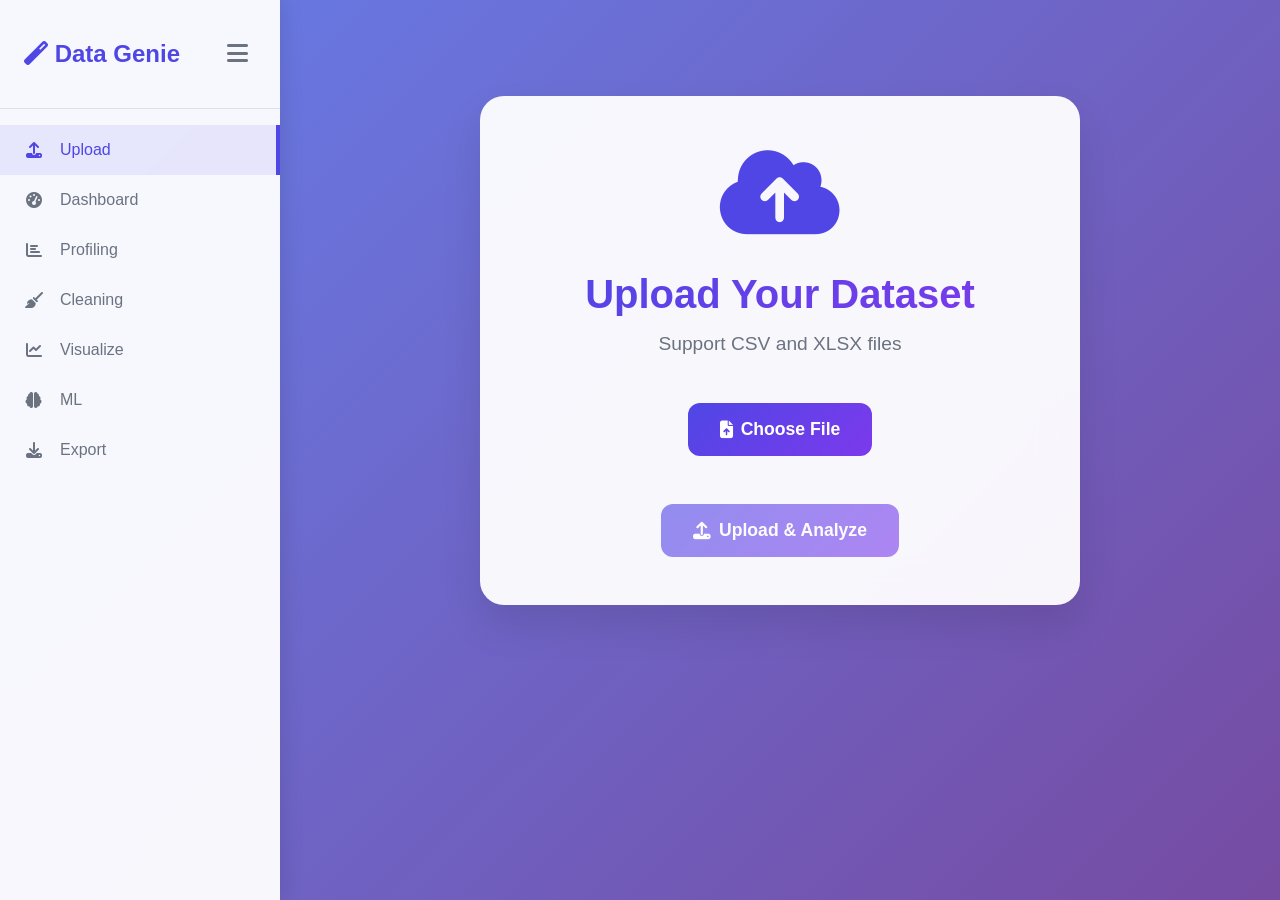
<file: ui/index.html>
<!DOCTYPE html>
<html lang="en">
<head>
    <meta charset="UTF-8">
    <meta name="viewport" content="width=device-width, initial-scale=1.0">
    <title>Data Genie - AI Data Science Assistant</title>
    <link rel="stylesheet" href="styles.css">
    <link rel="stylesheet" href="https://cdnjs.cloudflare.com/ajax/libs/font-awesome/6.4.0/css/all.min.css">
</head>
<body>
    <!-- Sidebar -->
    <nav id="sidebar" class="sidebar">
        <div class="sidebar-header">
            <h2><i class="fas fa-magic"></i> Data Genie</h2>
            <button id="toggle-sidebar" class="toggle-btn"><i class="fas fa-bars"></i></button>
        </div>
        <ul class="nav-list">
            <li><a href="#upload" class="nav-link active"><i class="fas fa-upload"></i> Upload</a></li>
            <li><a href="#dashboard" class="nav-link"><i class="fas fa-tachometer-alt"></i> Dashboard</a></li>
            <li><a href="#profile" class="nav-link"><i class="fas fa-chart-bar"></i> Profiling</a></li>
            <li><a href="#cleaning" class="nav-link"><i class="fas fa-broom"></i> Cleaning</a></li>
            <li><a href="#visualize" class="nav-link"><i class="fas fa-chart-line"></i> Visualize</a></li>
            <li><a href="#ml" class="nav-link"><i class="fas fa-brain"></i> ML</a></li>
            <li><a href="#export" class="nav-link"><i class="fas fa-download"></i> Export</a></li>
        </ul>
    </nav>

    <!-- Main Content -->
    <main id="main-content">
        <!-- Upload Section -->
        <section id="upload" class="page-section active">
            <div class="upload-container">
                <i class="fas fa-cloud-upload-alt upload-icon"></i>
                <h1>Upload Your Dataset</h1>
                <p>Support CSV and XLSX files</p>
                <div class="file-upload">
                    <input type="file" id="file-input" accept=".csv,.xlsx" />
                    <label for="file-input" class="upload-btn">
                        <i class="fas fa-file-upload"></i> Choose File
                    </label>
                    <p id="file-name" class="file-name"></p>
                </div>
                <button id="upload-btn" class="primary-btn" disabled>
                    <i class="fas fa-upload"></i> Upload & Analyze
                </button>
            </div>
        </section>

        <!-- Dashboard Section -->
        <section id="dashboard" class="page-section">
            <h1>Dashboard</h1>
            <div class="summary-grid">
                <div class="summary-card">
                    <i class="fas fa-table"></i>
                    <h3 id="rows-count">-</h3>
                    <p>Rows</p>
                </div>
                <div class="summary-card">
                    <i class="fas fa-columns"></i>
                    <h3 id="cols-count">-</h3>
                    <p>Columns</p>
                </div>
            </div>
            <div class="section-grid">
                <div class="card">
                    <h3><i class="fas fa-chart-bar"></i> Data Profiling</h3>
                    <button id="profile-btn" class="secondary-btn">Generate Profile</button>
                </div>
                <div class="card">
                    <h3><i class="fas fa-broom"></i> Cleaning</h3>
                    <button id="cleaning-btn" class="secondary-btn">Analyze Issues</button>
                </div>
                <div class="card">
                    <h3><i class="fas fa-chart-line"></i> Visualization</h3>
                    <button id="viz-btn" class="secondary-btn">Open Chat</button>
                </div>
                <div class="card">
                    <h3><i class="fas fa-brain"></i> ML Models</h3>
                    <button id="ml-btn" class="secondary-btn">Train Models</button>
                </div>
            </div>
            <div class="columns-list">
                <h3>Columns</h3>
                <ul id="columns-list"></ul>
            </div>
        </section>

        <!-- Profiling Section -->
        <section id="profile" class="page-section">
            <h1><i class="fas fa-chart-bar"></i> Data Profiling</h1>
            <button id="generate-profile" class="primary-btn"><i class="fas fa-sync-alt"></i> Generate Profile</button>
            
            <!-- AI Insights -->
            <div class="ai-insights-card card" style="margin: 30px 0;">
                <h3><i class="fas fa-lightbulb"></i> AI Insights</h3>
                <div id="ai-insights" style="background: #f8f9fa; padding: 20px; border-radius: 12px; min-height: 100px; position: relative;"></div>
                <button id="copy-insights" class="copy-btn" style="position: absolute; top: 15px; right: 15px; background: #3498db; color: white; border: none; border-radius: 6px; padding: 8px 12px; cursor: pointer;"><i class="fas fa-copy"></i></button>
            </div>
            
            <!-- Profiling Dashboard -->
            <div class="profiling-dashboard" style="padding: 30px 0;">
                <div class="grid" style="gap: 30px;">
                    <div class="card metric-card" style="padding: 40px;">
                        <div class="metric-value" id="prof-rows">-</div>
                        <div class="metric-label">Rows</div>
                    </div>
                    <div class="card metric-card" style="padding: 40px;">
                        <div class="metric-value" id="prof-cols">-</div>
                        <div class="metric-label">Columns</div>
                    </div>
                    <div class="card metric-card" style="padding: 40px;">
                        <div class="metric-value" id="prof-missing">-</div>
                        <div class="metric-label" id="prof-missing-label">Total Missing</div>
                    </div>
                </div>
                
                <div class="section card" style="margin: 30px 0;">
                    <h2><i class="fas fa-list"></i> Columns Information</h2>
                    <table id="prof-columnsTable" style="margin-top: 20px;">
                        <thead><tr><th class="sortable" data-sort="name">Name</th><th class="sortable" data-sort="type">Type</th><th class="sortable" data-sort="unique">Unique</th><th class="sortable" data-sort="missing">Missing</th></tr></thead>
                        <tbody></tbody>
                    </table>
                </div>
                
                <div class="section-grid" style="display: grid; grid-template-columns: 1fr 2fr; gap: 30px;">
                    <div class="card">
                        <h3><i class="fas fa-calculator"></i> Summary Stats</h3>
                        <select id="prof-colSelect" style="width: 100%; margin-top: 15px;"><option value="">Select column...</option></select>
                        <div id="prof-stats" style="margin-top: 20px;"></div>
                    </div>
                    <div class="card">
                        <h3><i class="fas fa-exclamation-triangle"></i> Quality Insights</h3>
                        <div id="prof-insights" style="margin-top: 20px;"></div>
                    </div>
                </div>
                
                <div class="grid" style="gap: 30px; margin-top: 30px;">
                    <div class="card">
                        <h3><i class="fas fa-tags"></i> Categorical Summary</h3>
                        <div id="prof-cats" style="display: grid; gap: 15px; margin-top: 20px;"></div>
                    </div>
                    <div class="card">
                        <h3><i class="fas fa-project-diagram"></i> Correlation Matrix</h3>
                        <table id="prof-corrTable" style="margin-top: 20px;"><thead></thead><tbody></tbody></table>
                    </div>
                </div>
            </div>
        </section>


        <!-- Cleaning Section -->
        <section id="cleaning" class="page-section">
            <h1><i class="fas fa-broom"></i> Data Cleaning</h1>
            <button id="analyze-issues" class="primary-btn"><i class="fas fa-search"></i> Analyze Data Quality</button>
            
            <!-- AI Cleaning Explanation -->
            <div class="ai-insights-card card" style="margin: 30px 0;">
                <h3><i class="fas fa-lightbulb"></i> AI Cleaning Advice</h3>
                <div id="clean-ai-explain" style="background: #f8f9fa; padding: 20px; border-radius: 12px; min-height: 100px; position: relative;"></div>
                <button id="copy-clean-explain" class="copy-btn" style="position: absolute; top: 15px; right: 15px; background: #3498db; color: white; border: none; border-radius: 6px; padding: 8px 12px; cursor: pointer;"><i class="fas fa-copy"></i></button>
            </div>
            
            <!-- Cleaning Dashboard -->
            <div class="cleaning-dashboard" style="padding: 30px 0;">
                <div class="grid" style="gap: 30px;">
                    <div class="card metric-card" style="padding: 40px;">
                        <div class="metric-value" id="clean-total-issues">-</div>
                        <div class="metric-label">Total Issues</div>
                    </div>
                    <div class="card metric-card" style="padding: 40px;">
                        <div class="metric-value" id="clean-missing-count">-</div>
                        <div class="metric-label">Missing Values</div>
                    </div>
                    <div class="card metric-card" style="padding: 40px;">
                        <div class="metric-value" id="clean-duplicates">-</div>
                        <div class="metric-label">Duplicates</div>
                    </div>
                    <div class="card metric-card" style="padding: 40px;">
                        <div class="metric-value" id="clean-outliers">-</div>
                        <div class="metric-label">Outliers</div>
                    </div>
                </div>
                
                <div class="section card" style="margin: 30px 0;">
                    <h2><i class="fas fa-exclamation-triangle"></i> Issues Table</h2>
                    <table id="clean-issues-table" style="margin-top: 20px;">
                        <thead>
                            <tr>
                                <th class="sortable" data-sort="issue_type">Issue Type</th>
                                <th class="sortable" data-sort="column">Column</th>
                                <th class="sortable" data-sort="count">Count</th>
                                <th>Percentage</th>
                                <th>Suggestion</th>
                                <th>Action</th>
                            </tr>
                        </thead>
                        <tbody></tbody>
                    </table>
                </div>
                
                <div class="grid" style="gap: 30px; margin-top: 30px;">
                    <div class="card" style="flex: 1;">
                        <h3><i class="fas fa-tasks"></i> Quick Actions</h3>
                        <div style="margin-top: 20px;">
                            <button class="secondary-btn" onclick="applyAllAutoFixes()" style="margin-right: 10px;"><i class="fas fa-magic"></i> Auto Fix All</button>
                            <button class="secondary-btn" onclick="downloadCleanedData()" style="background: #27ae60; color: white;"><i class="fas fa-download"></i> Download Cleaned</button>
                        </div>
                    </div>
                    <div class="card" style="flex: 2;">
                        <h3><i class="fas fa-list-ul"></i> Selected Actions Summary</h3>
                        <div id="clean-actions-summary" style="margin-top: 20px; min-height: 80px; background: #f8f9fa; padding: 20px; border-radius: 12px;">No actions selected</div>
                    </div>
                </div>
            </div>
        </section>


        <!-- Visualization Section -->
<section id="visualize" class="page-section">
            <h1><i class="fas fa-chart-line"></i> AI Visualization Studio</h1>
            <button id="load-columns-btn" class="primary-btn" style="margin-bottom: 20px;"><i class="fas fa-sync"></i> Load Columns</button>
            
            <!-- Controls -->
            <div class="controls" style="margin-bottom: 30px; padding: 20px; background: white; border-radius: 16px; box-shadow: 0 10px 30px rgba(0,0,0,0.1); display: flex; flex-wrap: wrap; gap: 15px; align-items: center;">
                <input type="text" id="viz-query-input" placeholder="Describe your chart: 'bar age vs charges' or 'line trend by region'" style="flex: 1; min-width: 300px; padding: 15px 20px; border: 2px solid #e9ecef; border-radius: 12px; font-size: 1.1rem;">
                <button onclick="generateVizChart()" class="btn btn-primary" style="padding: 15px 30px; font-size: 1.1rem;"><i class="fas fa-magic"></i> Generate</button>
                <button onclick="clearVizChat()" class="btn btn-secondary" style="padding: 15px 30px;"><i class="fas fa-trash"></i> Clear</button>
            </div>
            
            <!-- Chat History -->
            <div id="viz-chat-messages" class="chat-container" style="height: 400px;"></div>
            
            <!-- Recent Charts Gallery -->
            <div class="recent-charts" style="margin-top: 30px;">
                <h3 style="grid-column: 1 / -1; margin-bottom: 20px; color: #2c3e50; font-size: 1.5rem;">📈 Recent Charts</h3>
                <div id="viz-recent-charts"></div>
            </div>
        </section>

        <!-- Plotly CDN -->
        <script src="https://cdn.plot.ly/plotly-latest.min.js"></script>


        <!-- ML Section -->
        <section id="ml" class="page-section">
            <h1>Machine Learning</h1>
            <div id="ml-chat" class="chat-container"></div>
            <div class="ml-input-container">
                <input type="text" id="ml-input" placeholder="Train model: predict house price using features...">
                <button id="send-ml" class="primary-btn"><i class="fas fa-rocket"></i> Train</button>
            </div>
            <div id="ml-results" class="results-container"></div>
        </section>

        <!-- Export Section -->
        <section id="export" class="page-section">
            <h1>Export Results</h1>
            <div class="export-buttons">
                <button id="export-csv" class="secondary-btn">
                    <i class="fas fa-file-csv"></i> Download Cleaned CSV
                </button>
                <button id="export-report" class="secondary-btn">
                    <i class="fas fa-file-pdf"></i> Download Report
                </button>
            </div>
        </section>
    </main>

    <!-- Loading Overlay -->
    <div id="loading-overlay" class="loading-overlay hidden">
        <div class="spinner"></div>
        <p id="loading-text">Loading...</p>
    </div>

    <!-- Toast Notifications -->
    <div id="toast-container" class="toast-container"></div>

    <script src="script.js"></script>
</body>
</html>
</file>
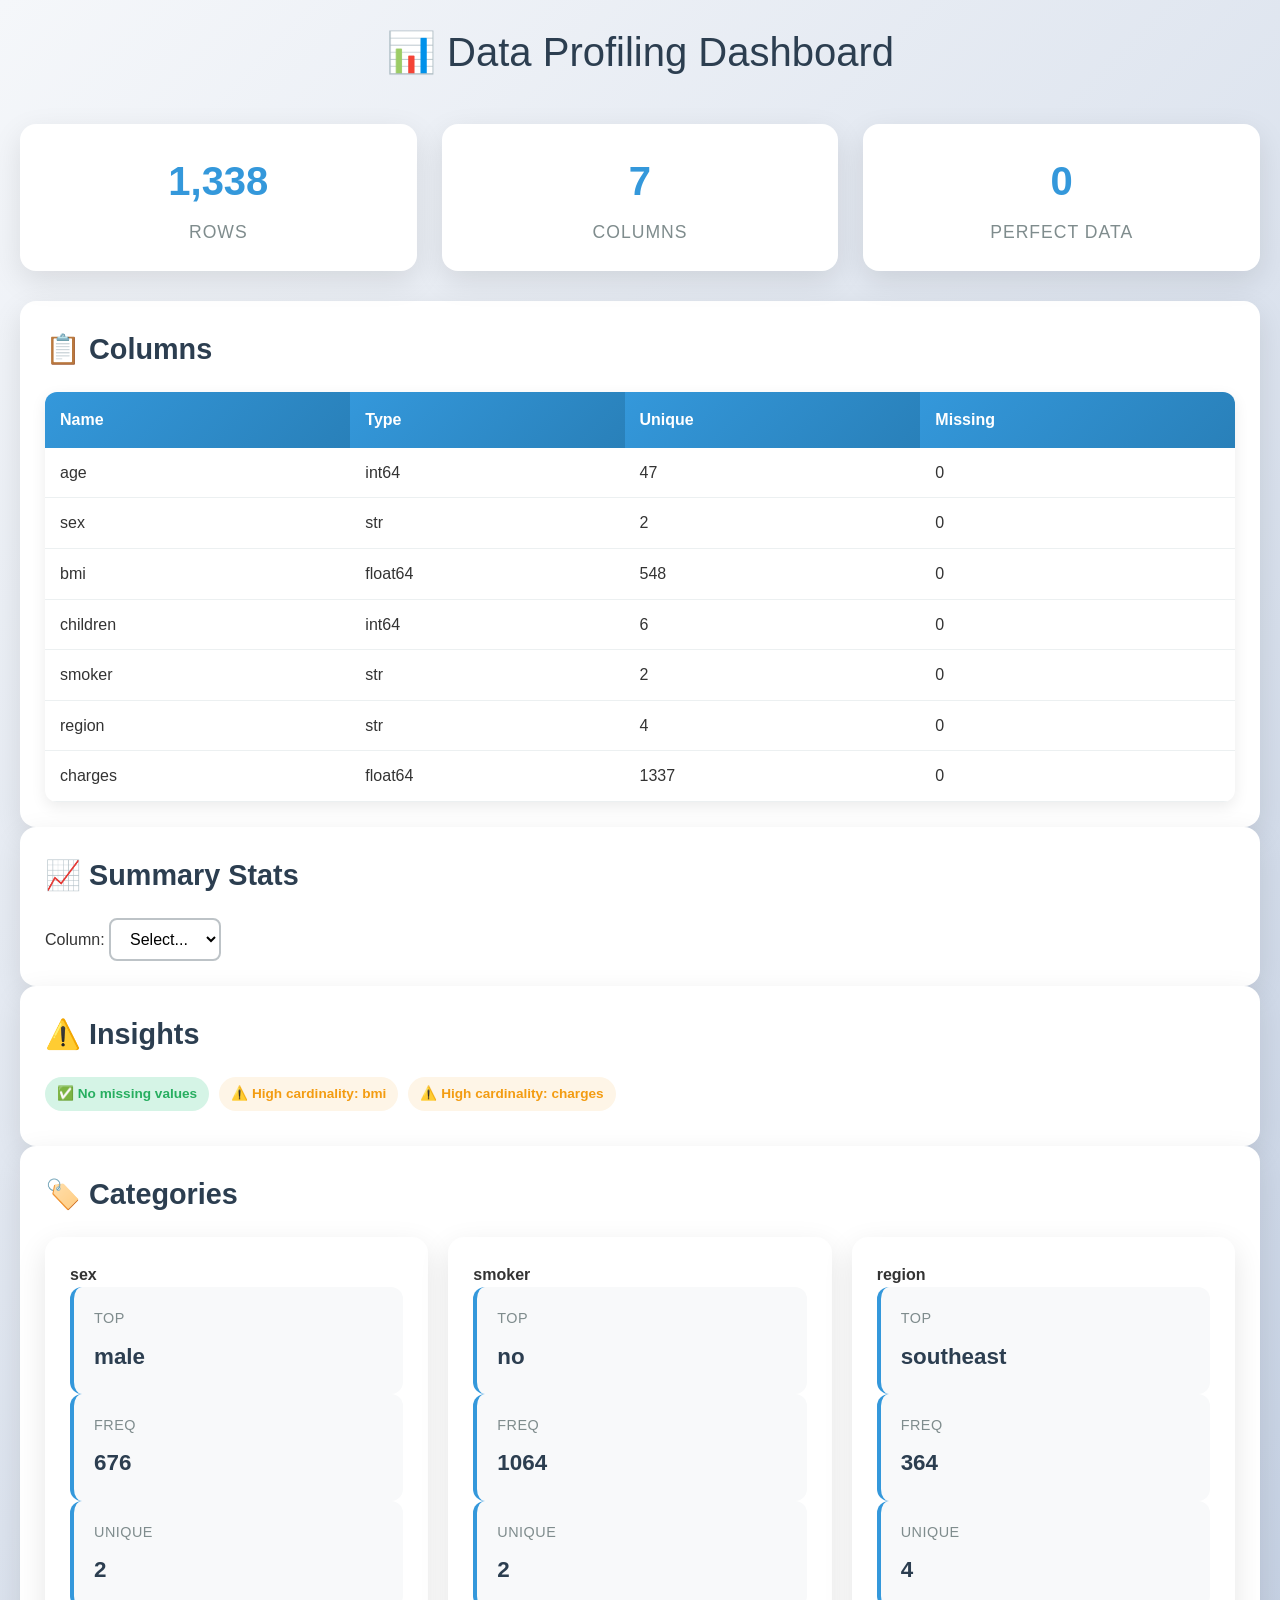
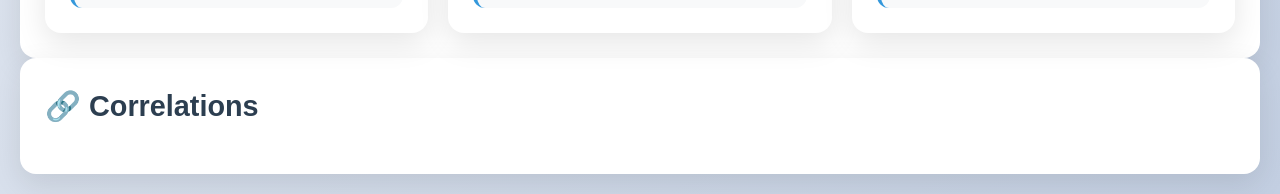
<file: ui/profiling.html>
<!DOCTYPE html>
<html lang="en">
<head>
    <meta charset="UTF-8">
    <meta name="viewport" content="width=device-width, initial-scale=1.0">
    <title>Data Profiling Dashboard</title>
    <style>
        * { margin: 0; padding: 0; box-sizing: border-box; }
        body { 
            font-family: -apple-system, BlinkMacSystemFont, 'Segoe UI', Roboto, sans-serif; 
            background: linear-gradient(135deg, #f5f7fa 0%, #c3cfe2 100%);
            min-height: 100vh; padding: 20px; line-height: 1.6; color: #333; 
        }
        .container { max-width: 1400px; margin: 0 auto; }
        h1 { text-align: center; margin-bottom: 40px; color: #2c3e50; font-size: 2.5rem; font-weight: 300; }
        .grid { display: grid; grid-template-columns: repeat(auto-fit, minmax(300px, 1fr)); gap: 25px; margin-bottom: 30px; }
        .card { background: white; border-radius: 16px; padding: 25px; box-shadow: 0 10px 30px rgba(0,0,0,0.1); transition: transform 0.3s ease, box-shadow 0.3s ease; }
        .card:hover { transform: translateY(-5px); box-shadow: 0 20px 40px rgba(0,0,0,0.15); }
        .metric-card { text-align: center; }
        .metric-value { font-size: 2.5rem; font-weight: 700; color: #3498db; margin-bottom: 5px; }
        .metric-label { color: #7f8c8d; font-size: 1.1rem; text-transform: uppercase; letter-spacing: 1px; }
        .section { grid-column: 1 / -1; }
        .section h2 { color: #2c3e50; margin-bottom: 20px; font-size: 1.8rem; display: flex; align-items: center; gap: 10px; }
        table { width: 100%; border-collapse: collapse; margin-top: 15px; background: white; border-radius: 12px; overflow: hidden; box-shadow: 0 5px 15px rgba(0,0,0,0.08); }
        th { background: linear-gradient(135deg, #3498db, #2980b9); color: white; padding: 15px; text-align: left; font-weight: 600; cursor: pointer; transition: background 0.3s; }
        th:hover { background: linear-gradient(135deg, #2980b9, #3498db); }
        td { padding: 12px 15px; border-bottom: 1px solid #ecf0f1; transition: background 0.2s; }
        tr:hover td { background: #f8f9fa; }
        .sortable { position: relative; }
        .sort-asc::after { content: '▲'; opacity: 1; }
        .sort-desc::after { content: '▼'; opacity: 1; }
        select { padding: 10px 15px; border: 2px solid #bdc3c7; border-radius: 8px; background: white; font-size: 1rem; cursor: pointer; }
        select:focus { outline: none; border-color: #3498db; box-shadow: 0 0 0 3px rgba(52, 152, 219, 0.1); }
        .stats-container { display: flex; gap: 20px; flex-wrap: wrap; }
        .stat-item { flex: 1; min-width: 200px; background: #f8f9fa; padding: 20px; border-radius: 12px; border-left: 4px solid #3498db; }
        .stat-label { color: #7f8c8d; font-size: 0.9rem; text-transform: uppercase; letter-spacing: 0.5px; margin-bottom: 8px; }
        .stat-value { font-size: 1.4rem; font-weight: 600; color: #2c3e50; }
        .corr-cell { font-weight: 500; text-align: center; padding: 10px; }
        .corr-strong { background: linear-gradient(135deg, #e74c3c, #c0392b); color: white; font-weight: 700; }
        .corr-medium { background: linear-gradient(135deg, #f39c12, #e67e22); color: white; }
        .corr-weak { background: linear-gradient(135deg, #27ae60, #2ecc71); color: white; }
        .insight-badge { display: inline-block; padding: 6px 12px; border-radius: 20px; font-size: 0.85rem; font-weight: 600; margin: 0 10px 10px 0; }
        .badge-good { background: #d5f4e6; color: #27ae60; }
        .badge-warning { background: #fef5e7; color: #f39c12; }
        .categorical-grid { display: grid; grid-template-columns: repeat(auto-fit, minmax(250px, 1fr)); gap: 20px; margin-top: 20px; }
        @media (max-width: 768px) { body { padding: 10px; } h1 { font-size: 2rem; } .stats-container, .grid { flex-direction: column; grid-template-columns: 1fr; } }
    </style>
</head>
<body>
    <div class="container">
        <h1>📊 Data Profiling Dashboard</h1>
        <div class="grid">
            <div class="card metric-card">
                <div class="metric-value" id="rows">1,338</div>
                <div class="metric-label">Rows</div>
            </div>
            <div class="card metric-card">
                <div class="metric-value" id="cols">7</div>
                <div class="metric-label">Columns</div>
            </div>
            <div class="card metric-card">
                <div class="metric-value" id="totalMissing">0</div>
                <div class="metric-label">Perfect Data</div>
            </div>
        </div>
        <div class="section card">
            <h2>📋 Columns</h2>
            <table id="columnsTable">
                <thead><tr><th class="sortable" data-sort="name">Name</th><th class="sortable" data-sort="type">Type</th><th class="sortable" data-sort="unique">Unique</th><th class="sortable" data-sort="missing">Missing</th></tr></thead>
                <tbody></tbody>
            </table>
        </div>
        <div class="section card">
            <h2>📈 Summary Stats</h2>
            <div><label>Column: <select id="colSelect"><option value="">Select...</option></select></label></div>
            <div id="stats"></div>
        </div>
        <div class="section card">
            <h2>⚠️ Insights</h2>
            <div id="insights"></div>
        </div>
        <div class="section card">
            <h2>🏷️ Categories</h2>
            <div id="cats" class="categorical-grid"></div>
        </div>
        <div class="section card">
            <h2>🔗 Correlations</h2>
            <table id="corrTable"><thead></thead><tbody></tbody></table>
        </div>
    </div>
    <script>
        const data = {"profile":{"columns":["age","sex","bmi","children","smoker","region","charges"],"dtypes":{"age":"int64","bmi":"float64","charges":"float64","children":"int64","region":"str","sex":"str","smoker":"str"},"missing_values":{"age":0,"bmi":0,"charges":0,"children":0,"region":0,"sex":0,"smoker":0},"shape":[1338,7],"summary_stats":{"age":{"25%":27.0,"50%":39.0,"75%":51.0,"count":1338.0,"freq":"","max":64.0,"mean":39.20702541106129,"min":18.0,"std":14.049960379216154,"top":"","unique":""},"bmi":{"25%":26.29625,"50%":30.4,"75%":34.69375,"count":1338.0,"freq":"","max":53.13,"mean":30.66339686098655,"min":15.96,"std":6.098186911679014,"top":"","unique":""},"charges":{"25%":4740.28715,"50%":9382.033,"75%":16639.912515,"count":1338.0,"freq":"","max":63770.42801,"mean":13270.422265141257,"min":1121.8739,"std":12110.011236694001,"top":"","unique":""},"children":{"25%":0.0,"50%":1.0,"75%":2.0,"count":1338.0,"freq":"","max":5.0,"mean":1.0949177877429,"min":0.0,"std":1.205492739781914,"top":"","unique":""},"region":{"25%":"","50%":"","75%":"","count":1338,"freq":364,"max":"","mean":"","min":"","std":"","top":"southeast","unique":4},"sex":{"25%":"","50%":"","75%":"","count":1338,"freq":676,"max":"","mean":"","min":"","std":"","top":"male","unique":2},"smoker":{"25%":"","50%":"","75%":"","count":1338,"freq":1064,"max":"","mean":"","min":"","std":"","top":"no","unique":2}},"unique_values":{"age":47,"bmi":548,"charges":1337,"children":6,"region":4,"sex":2,"smoker":2},"correlation":{"age":{"age":1.0,"bmi":0.1092718815485351,"charges":0.299008193330648,"children":0.04246899855884958},"bmi":{"age":0.1092718815485351,"bmi":1.0,"charges":0.19834096883362912,"children":0.012758900820673994},"charges":{"age":0.299008193330648,"bmi":0.19834096883362912,"charges":1.0,"children":0.06799822684790495},"children":{"age":0.04246899855884958,"bmi":0.012758900820673994,"charges":0.06799822684790495,"children":1.0}}}};
        let p = data.profile;
        let sortDir = {};
        
        document.addEventListener('DOMContentLoaded',()=>{
            document.getElementById('rows').textContent = p.shape[0].toLocaleString();
            document.getElementById('cols').textContent = p.shape[1];
            let tm = Object.values(p.missing_values).reduce((a,b)=>a+b,0);
            document.getElementById('totalMissing').textContent = tm;
            
            let tb = document.querySelector('#columnsTable tbody');
            p.columns.forEach(c=>{
                let r = tb.insertRow();
                r.innerHTML = `<td onclick="selCol('${c}')">${c}</td><td>${p.dtypes[c]}</td><td>${p.unique_values[c]}</td><td>${p.missing_values[c]}</td>`;
            });
            
            let s = document.getElementById('colSelect');
            p.columns.forEach(c=>{let o = document.createElement('option'); o.value=c; o.textContent=c; s.appendChild(o);});
            s.onchange = showStats;
            
            document.querySelectorAll('th.sortable').forEach(th=>th.onclick=()=>sortTbl(th.dataset.sort,th));
            
            showInsights();
            showCats();
            showCorr();
        });
        
        function selCol(c) { document.getElementById('colSelect').value = c; showStats(); }
        function fmt(v) { return v===''||v===null||v===undefined ? 'N/A' : (typeof v==='number' ? (Number.isInteger(v)?v:v.toFixed(2)) : v); }
        
        function showStats() {
            let c = document.getElementById('colSelect').value, cont = document.getElementById('stats');
            if (!c) { cont.style.display = 'none'; return; }
            cont.style.display = 'block';
            let st = p.summary_stats[c];
            cont.innerHTML = `<div class="stats-container">
                <div class="stat-item"><div class="stat-label">Mean</div><div class="stat-value">${fmt(st.mean)}</div></div>
                <div class="stat-item"><div class="stat-label">Std</div><div class="stat-value">${fmt(st.std)}</div></div>
                <div class="stat-item"><div class="stat-label">Min</div><div class="stat-value">${fmt(st.min)}</div></div>
                <div class="stat-item"><div class="stat-label">Max</div><div class="stat-value">${fmt(st.max)}</div></div>
                <div class="stat-item"><div class="stat-label">Median</div><div class="stat-value">${fmt(st['50%'])}</div></div>
            </div>`;
        }
        
        function showInsights() {
            let cont = document.getElementById('insights'), html = '';
            let tm = Object.values(p.missing_values).reduce((a,b)=>a+b,0);
            if (tm===0) html += '<span class="insight-badge badge-good">✅ No missing values</span>';
            p.columns.forEach(c=>{
                let up = (p.unique_values[c]/p.shape[0])*100;
                if (up>10) html += `<span class="insight-badge badge-warning">⚠️ High cardinality: ${c}</span>`;
            });
            cont.innerHTML = html || '<p style="color:#27ae60;font-style:italic;">Perfect dataset!</p>';
        }
        
        function showCats() {
            let cont = document.getElementById('cats');
            cont.innerHTML = '';
            p.columns.forEach(c=>{
                let st = p.summary_stats[c];
                if (st.freq && st.top) {
                    let card = document.createElement('div'); card.className = 'card';
                    card.innerHTML = `<h4>${c}</h4>
                        <div class="stat-item"><div class="stat-label">Top</div><div class="stat-value">${st.top}</div></div>
                        <div class="stat-item"><div class="stat-label">Freq</div><div class="stat-value">${st.freq}</div></div>
                        <div class="stat-item"><div class="stat-label">Unique</div><div class="stat-value">${p.unique_values[c]}</div></div>`;
                    cont.appendChild(card);
                }
            });
        }
        
        function showCorr() {
            let thead = document.querySelector('#corrTable thead tr'), tbody = document.querySelector('#corrTable tbody');
            let nc = p.columns.filter(c=>['int64','float64'].includes(p.dtypes[c]));
            thead.innerHTML = '<th></th>'+nc.map(c=>`<th>${c}</th>`).join('');
            nc.forEach(r=>{
                let row = tbody.insertRow();
                row.innerHTML = `<td style="font-weight:600;">${r}</td>`;
                nc.forEach(col=>{
                    let cv = p.correlation[r]?.[col] || 0;
                    let cell = row.insertCell();
                    cell.className = 'corr-cell';
                    cell.textContent = cv.toFixed(2);
                    let av = Math.abs(cv);
                    if (av>=0.7) cell.classList.add('corr-strong');
                    else if (av>=0.4) cell.classList.add('corr-medium');
                    else if (av>=0.2) cell.classList.add('corr-weak');
                });
            });
        }
        
        function sortTbl(col, th) {
            let tbody = document.querySelector('#columnsTable tbody'), rows = Array.from(tbody.rows);
            let dir = sortDir[col] === 'asc' ? 'desc' : 'asc';
            sortDir[col] = dir;
            document.querySelectorAll('.sortable').forEach(t=>t.classList.remove('sort-asc','sort-desc'));
            th.classList.add('sort-'+dir);
            rows.sort((a,b)=>{
                let i = Array.from(th.parentNode.children).indexOf(th);
                let av = a.cells[i].textContent, bv = b.cells[i].textContent;
                if (!isNaN(av) && !isNaN(bv)) { av=parseFloat(av); bv=parseFloat(bv); }
                return av < bv ? (dir==='asc'?-1:1) : (av > bv ? (dir==='asc'?1:-1):0);
            });
            rows.forEach(r=>tbody.appendChild(r));
        }
    </script>
</body>
</html>
</file>
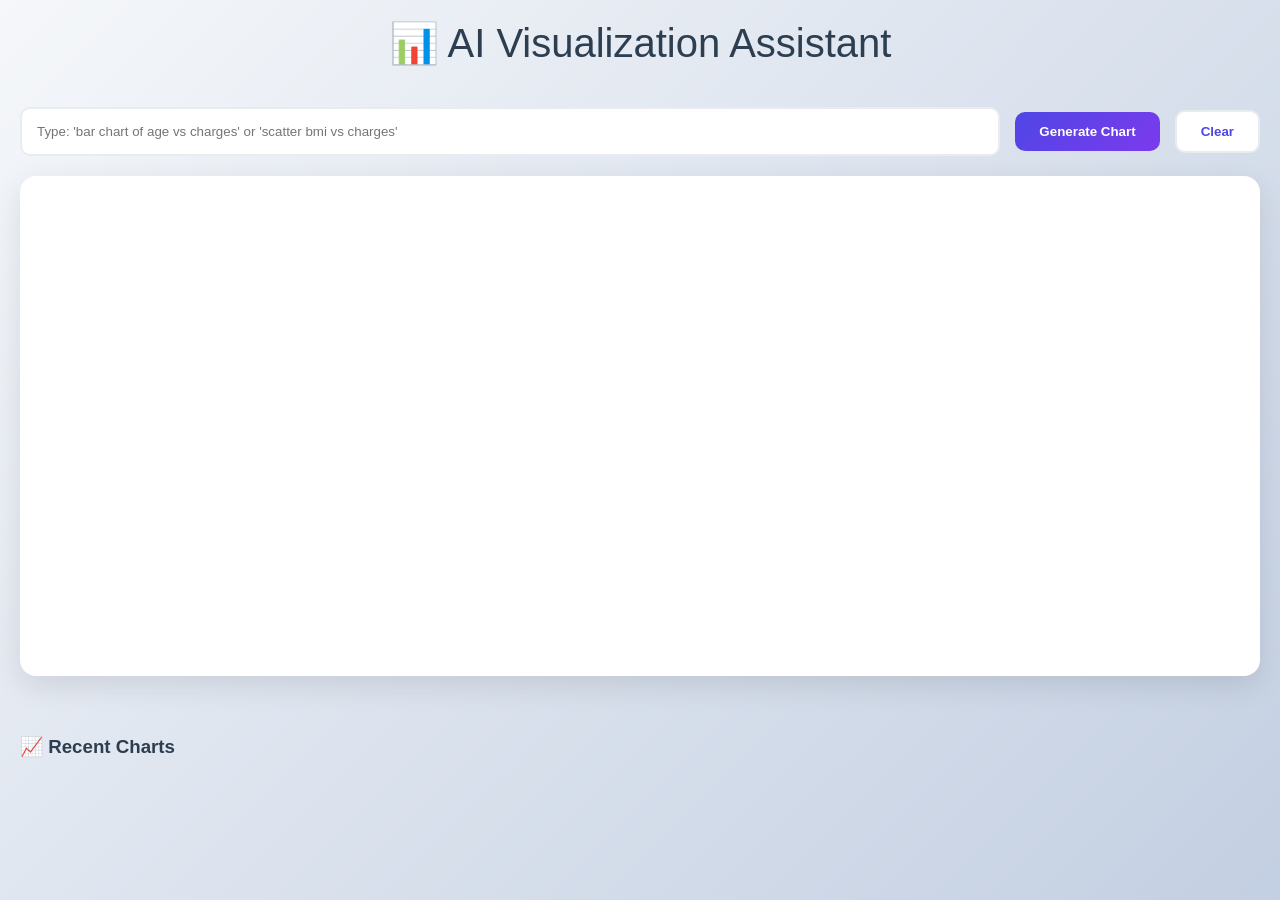
<file: ui/viz-dashboard.html>
<!DOCTYPE html>
<html lang="en">
<head>
    <meta charset="UTF-8">
    <meta name="viewport" content="width=device-width, initial-scale=1.0">
    <title>Visualization Dashboard - Reference</title>
    <script src="https://cdn.plot.ly/plotly-latest.min.js"></script>
    <style>
        * { margin: 0; padding: 0; box-sizing: border-box; }
        body { 
            font-family: -apple-system, BlinkMacSystemFont, 'Segoe UI', sans-serif; 
            background: linear-gradient(135deg, #f5f7fa 0%, #c3cfe2 100%);
            min-height: 100vh; padding: 20px;
        }
        .container { max-width: 1400px; margin: 0 auto; }
        h1 { text-align: center; margin-bottom: 40px; color: #2c3e50; font-size: 2.5rem; font-weight: 300; }
        .grid { display: grid; grid-template-columns: repeat(auto-fit, minmax(350px, 1fr)); gap: 25px; margin-bottom: 30px; }
        .card { background: white; border-radius: 16px; padding: 25px; box-shadow: 0 10px 30px rgba(0,0,0,0.1); }
        .card:hover { transform: translateY(-5px); box-shadow: 0 20px 40px rgba(0,0,0,0.15); }
        .section { grid-column: 1 / -1; }
        .section h2 { color: #2c3e50; margin-bottom: 20px; font-size: 1.8rem; display: flex; align-items: center; gap: 10px; }
        .chat-container { 
            height: 500px; overflow-y: auto; background: white; border-radius: 16px; padding: 20px; 
            box-shadow: 0 10px 30px rgba(0,0,0,0.1); margin-bottom: 20px; 
        }
        .message { margin-bottom: 15px; display: flex; gap: 10px; }
        .message.user { justify-content: flex-end; }
        .message-bubble { 
            max-width: 70%; padding: 15px 20px; border-radius: 20px; 
        }
        .message.user .message-bubble { 
            background: linear-gradient(135deg, #4f46e5, #7c3aed); color: white; 
        }
        .message.ai .message-bubble { 
            background: #f8f9fa; border: 1px solid #e9ecef; 
        }
        .chart-container { 
            width: 100%; height: 400px; border-radius: 12px; overflow: hidden; 
            box-shadow: 0 10px 30px rgba(0,0,0,0.1); 
        }
        .chat-input-container { 
            display: flex; gap: 15px; max-width: 800px; margin: 0 auto; 
        }
        .chat-input-container input { 
            flex: 1; padding: 18px 20px; border: 2px solid #e9ecef; border-radius: 12px; 
            font-size: 1.1rem; outline: none; 
        }
        .chat-input-container input:focus { border-color: #4f46e5; }
        .recent-charts { 
            display: grid; grid-template-columns: repeat(auto-fit, minmax(300px, 1fr)); 
            gap: 20px; margin-top: 30px; 
        }
        .chart-thumb { 
            border-radius: 12px; overflow: hidden; box-shadow: 0 5px 20px rgba(0,0,0,0.1); 
            transition: transform 0.3s; cursor: pointer; 
        }
        .chart-thumb:hover { transform: scale(1.02); }
        .controls { margin-bottom: 20px; display: flex; gap: 15px; flex-wrap: wrap; align-items: center; }
        .btn { 
            padding: 12px 24px; border: none; border-radius: 10px; font-weight: 600; 
            cursor: pointer; transition: all 0.3s; 
        }
        .btn-primary { background: linear-gradient(135deg, #4f46e5, #7c3aed); color: white; }
        .btn-secondary { background: white; color: #4f46e5; border: 2px solid #e9ecef; }
        .clear-btn { background: #e74c3c; color: white; }
        @media (max-width: 768px) { .chat-input-container { flex-direction: column; } }
    </style>
</head>
<body>
    <div class="container">
        <h1>📊 AI Visualization Assistant</h1>
        
        <div class="controls">
            <input type="text" id="queryInput" placeholder="Type: 'bar chart of age vs charges' or 'scatter bmi vs charges'" style="flex: 1; padding: 15px; border: 2px solid #e9ecef; border-radius: 10px;">
            <button onclick="generateChart()" class="btn btn-primary">Generate Chart <i class="fas fa-magic"></i></button>
            <button onclick="clearChat()" class="btn btn-secondary">Clear</button>
        </div>
        
        <div class="chat-container" id="chatContainer"></div>
        
        <div class="recent-charts">
            <h3 style="grid-column: 1 / -1; margin: 30px 0 20px 0; color: #2c3e50;">📈 Recent Charts</h3>
            <div id="recentCharts"></div>
        </div>
    </div>

    <script>
        // Sample columns - replace with real API
        const columns = ['age', 'sex', 'bmi', 'children', 'smoker', 'region', 'charges'];
        
        let chatHistory = [];
        
        async function generateChart() {
            const query = document.getElementById('queryInput').value.trim();
            if (!query) return;
            
            addMessage('user', query);
            document.getElementById('queryInput').value = '';
            
            try {
                const response = await fetch('http://localhost:5000/visualize', {
                    method: 'POST',
                    headers: {'Content-Type': 'application/json'},
                    body: JSON.stringify({
                        file_id: 'demo', // Use currentDatasetId from main app
                        query: query
                    })
                });
                
                const result = await response.json();
                addChart(result.spec, result.chart);
                chatHistory.push({query, spec: result.spec});
                updateRecentCharts();
            } catch (error) {
                addMessage('ai', 'Error generating chart. Demo shown.', true);
                addDemoChart();
            }
        }
        
        function addMessage(sender, text, isError = false) {
            const container = document.getElementById('chatContainer');
            const div = document.createElement('div');
            div.className = `message ${sender}`;
            div.innerHTML = `<div class="message-bubble ${isError ? 'error' : ''}">${text}</div>`;
            container.appendChild(div);
            container.scrollTop = container.scrollHeight;
        }
        
        function addChart(spec, chartHtml) {
            const container = document.getElementById('chatContainer');
            const div = document.createElement('div');
            div.className = 'message ai';
            div.innerHTML = `
                <div class="message-bubble">
                    <strong>Chart: ${spec.chart_type} (${spec.x_column}${spec.y_column ? ' vs ' + spec.y_column : ''})</strong>
                    <div class="chart-container" id="chart-${Date.now()}"></div>
                    <details style="margin-top: 10px;">
                        <summary>Chart Spec</summary>
                        <pre>${JSON.stringify(spec, null, 2)}</pre>
                    </details>
                </div>
            `;
            container.appendChild(div);
            container.scrollTop = container.scrollHeight;
            
            // Render Plotly chart
            const chartDiv = document.getElementById(`chart-${div.querySelector('.chart-container').id.split('-')[1]}`);
            chartDiv.outerHTML = chartHtml;
        }
        
        function addDemoChart() {
            const demoHtml = `
                <div class="chart-container">
                    <iframe src="https://plotly.com/~empet/14714.embed" 
                            style="border: none; width:100%; height:400px;"></iframe>
                </div>
            `;
            addMessage('ai', 'Demo chart - connect to backend for real data', true);
        }
        
        function updateRecentCharts() {
            const container = document.getElementById('recentCharts');
            container.innerHTML = chatHistory.slice(-4).reverse().map((h, i) => `
                <div class="chart-thumb">
                    <div style="padding:15px; background:#f8f9fa;">
                        <strong>${h.query.substring(0,50)}...</strong>
                        <div style="font-size:0.9rem; color:#666; margin-top:5px;">
                            ${h.spec.chart_type} • ${h.spec.x_column}
                        </div>
                    </div>
                </div>
            `).join('');
        }
        
        function clearChat() {
            document.getElementById('chatContainer').innerHTML = '';
            chatHistory = [];
            updateRecentCharts();
            showToast('Chat cleared!', 'success');
        }
        
        // Enter key support
        document.getElementById('queryInput').addEventListener('keypress', e => {
            if (e.key === 'Enter') generateChart();
        });
        
        // Toast helper
        function showToast(msg, type = 'info') {
            const toast = document.createElement('div');
            toast.style.cssText = `
                position: fixed; top: 20px; right: 20px; background: ${type==='success' ? '#27ae60' : '#3498db'}; 
                color: white; padding: 15px 20px; border-radius: 8px; z-index: 1000; 
                transform: translateX(300px); transition: transform 0.3s;
            `;
            toast.textContent = msg;
            document.body.appendChild(toast);
            setTimeout(() => toast.style.transform = 'translateX(0)', 100);
            setTimeout(() => {
                toast.style.transform = 'translateX(300px)';
                setTimeout(() => toast.remove(), 300);
            }, 3000);
        }
    </script>
</body>
</html>
</file>
<file: ui/styles.css>
/* Data Genie Dashboard Styles - Modern SaaS Design */

* {
    margin: 0;
    padding: 0;
    box-sizing: border-box;
}

body {
    font-family: -apple-system, BlinkMacSystemFont, 'Segoe UI', Roboto, Oxygen, Ubuntu, sans-serif;
    background: linear-gradient(135deg, #667eea 0%, #764ba2 100%);
    min-height: 100vh;
    color: #333;
     /* background-color: red !important; */
}

.sidebar {
    position: fixed;
    left: 0;
    top: 0;
    width: 280px;
    height: 100vh;
    background: rgba(255, 255, 255, 0.95);
    backdrop-filter: blur(20px);
    box-shadow: 4px 0 20px rgba(0,0,0,0.1);
    transition: transform 0.3s ease;
    z-index: 1000;
}

.sidebar.collapsed {
    transform: translateX(-100%);
}

.sidebar-header {
    padding: 2rem 1.5rem;
    border-bottom: 1px solid rgba(0,0,0,0.1);
    display: flex;
    justify-content: space-between;
    align-items: center;
}

.sidebar-header h2 {
    color: #4f46e5;
    font-size: 1.5rem;
    font-weight: 700;
}

.toggle-btn {
    background: none;
    border: none;
    font-size: 1.5rem;
    color: #6b7280;
    cursor: pointer;
    padding: 0.5rem;
    border-radius: 8px;
    transition: all 0.2s;
}

.toggle-btn:hover {
    background: rgba(79, 70, 229, 0.1);
    color: #4f46e5;
}

.nav-list {
    list-style: none;
    padding: 1rem 0;
}

.nav-link {
    display: flex;
    align-items: center;
    padding: 1rem 1.5rem;
    color: #6b7280;
    text-decoration: none;
    transition: all 0.2s;
    font-weight: 500;
}

.nav-link i {
    margin-right: 1rem;
    width: 20px;
    text-align: center;
}

.nav-link:hover,
.nav-link.active {
    background: rgba(79, 70, 229, 0.1);
    color: #4f46e5;
    border-right: 4px solid #4f46e5;
}

#main-content {
    margin-left: 280px;
    min-height: 100vh;
    padding: 2rem;
    transition: margin-left 0.3s ease;
}

.mobile-main {
    margin-left: 0 !important;
}

.page-section {
    display: none;
    animation: fadeIn 0.5s ease;
}

.page-section.active {
    display: block;
}

@keyframes fadeIn {
    from { opacity: 0; transform: translateY(20px); }
    to { opacity: 1; transform: translateY(0); }
}

h1 {
    font-size: 2.5rem;
    font-weight: 700;
    margin-bottom: 1rem;
    background: linear-gradient(135deg, #4f46e5, #7c3aed);
    -webkit-background-clip: text;
    -webkit-text-fill-color: transparent;
    background-clip: text;
}

/* Upload Section */
.upload-container {
    max-width: 600px;
    margin: 4rem auto;
    text-align: center;
    padding: 3rem;
    background: rgba(255,255,255,0.95);
    backdrop-filter: blur(20px);
    border-radius: 24px;
    box-shadow: 0 20px 40px rgba(0,0,0,0.1);
}

.upload-icon {
    font-size: 6rem;
    color: #4f46e5;
    margin-bottom: 2rem;
}

.upload-container p {
    color: #6b7280;
    font-size: 1.2rem;
    margin-bottom: 3rem;
}

.file-upload {
    position: relative;
    margin-bottom: 2rem;
}

#file-input {
    display: none;
}

.upload-btn {
    display: inline-flex;
    align-items: center;
    gap: 0.5rem;
    padding: 1rem 2rem;
    background: linear-gradient(135deg, #4f46e5, #7c3aed);
    color: white;
    border-radius: 12px;
    cursor: pointer;
    font-weight: 600;
    transition: all 0.3s;
    border: none;
    font-size: 1.1rem;
}

.upload-btn:hover {
    transform: translateY(-2px);
    box-shadow: 0 10px 25px rgba(79, 70, 229, 0.4);
}

.file-name {
    margin: 1rem 0;
    color: #4f46e5;
    font-weight: 500;
}

.primary-btn, .secondary-btn {
    padding: 1rem 2rem;
    border: none;
    border-radius: 12px;
    font-weight: 600;
    font-size: 1.1rem;
    cursor: pointer;
    transition: all 0.3s;
    display: inline-flex;
    align-items: center;
    gap: 0.5rem;
}

.primary-btn {
    background: linear-gradient(135deg, #4f46e5, #7c3aed);
    color: white;
}

.primary-btn:hover:not(:disabled) {
    transform: translateY(-2px);
    box-shadow: 0 10px 25px rgba(79, 70, 229, 0.4);
}

.primary-btn:disabled {
    opacity: 0.6;
    cursor: not-allowed;
    transform: none;
}

.secondary-btn {
    background: rgba(255,255,255,0.9);
    color: #4f46e5;
    border: 2px solid rgba(79, 70, 229, 0.2);
}

.secondary-btn:hover {
    background: white;
    border-color: #4f46e5;
    box-shadow: 0 5px 15px rgba(79, 70, 229, 0.2);
}

/* Dashboard */
.summary-grid {
    display: grid;
    grid-template-columns: repeat(auto-fit, minmax(200px, 1fr));
    gap: 2rem;
    margin-bottom: 3rem;
}

.summary-card {
    background: rgba(255,255,255,0.95);
    backdrop-filter: blur(20px);
    padding: 2rem;
    border-radius: 20px;
    text-align: center;
    box-shadow: 0 10px 30px rgba(0,0,0,0.1);
    transition: transform 0.3s;
}

.summary-card:hover {
    transform: translateY(-5px);
}

.summary-card i {
    font-size: 3rem;
    color: #4f46e5;
    margin-bottom: 1rem;
}

.summary-card h3 {
    font-size: 2.5rem;
    font-weight: 700;
    color: #1f2937;
    margin-bottom: 0.5rem;
}

.section-grid {
    display: grid;
    grid-template-columns: repeat(auto-fit, minmax(300px, 1fr));
    gap: 2rem;
    margin-bottom: 3rem;
}

.card {
    background: rgba(255,255,255,0.95);
    backdrop-filter: blur(20px);
    padding: 2rem;
    border-radius: 20px;
    box-shadow: 0 10px 30px rgba(0,0,0,0.1);
    transition: all 0.3s;
}

.card:hover {
    transform: translateY(-5px);
}

.card h3 {
    color: #1f2937;
    margin-bottom: 1.5rem;
    display: flex;
    align-items: center;
    gap: 0.5rem;
}

.columns-list {
    background: rgba(255,255,255,0.95);
    padding: 2rem;
    border-radius: 20px;
    box-shadow: 0 10px 30px rgba(0,0,0,0.1);
}

.columns-list h3 {
    margin-bottom: 1rem;
    color: #1f2937;
}

#columns-list {
    list-style: none;
}

#columns-list li {
    padding: 0.5rem 0;
    padding-left: 1.5rem;
    position: relative;
    border-bottom: 1px solid rgba(0,0,0,0.05);
}

#columns-list li:before {
    content: '▸';
    position: absolute;
    left: 0;
    color: #4f46e5;
}

/* Results & Tables */
.results-container, .suggestions-container {
    margin-top: 2rem;
}

table {
    width: 100%;
    border-collapse: collapse;
    background: white;
    border-radius: 16px;
    overflow: hidden;
    box-shadow: 0 10px 30px rgba(0,0,0,0.1);
    margin-top: 1rem;
}

th, td {
    padding: 1rem;
    text-align: left;
    border-bottom: 1px solid rgba(0,0,0,0.05);
}

th {
    background: linear-gradient(135deg, #4f46e5, #7c3aed);
    color: white;
    font-weight: 600;
}

/* Cleaning Suggestions */
.suggestion-card {
    background: linear-gradient(135deg, #10b981, #059669);
    color: white;
    padding: 1.5rem;
    border-radius: 16px;
    margin-bottom: 1rem;
    box-shadow: 0 5px 15px rgba(16, 185, 129, 0.3);
}

.suggestion-card.warning {
    background: linear-gradient(135deg, #f59e0b, #d97706);
}

.suggestion-card.danger {
    background: linear-gradient(135deg, #ef4444, #dc2626);
}

.suggestion-actions {
    display: flex;
    gap: 1rem;
    margin-top: 1rem;
}

.suggestion-actions button {
    flex: 1;
    padding: 0.75rem;
    border-radius: 8px;
    font-size: 0.9rem;
    font-weight: 600;
}

/* Chat Interface */
.chat-container {
    height: 500px;
    overflow-y: auto;
    background: rgba(255,255,255,0.95);
    border-radius: 20px;
    padding: 2rem;
    margin-bottom: 2rem;
    box-shadow: 0 10px 30px rgba(0,0,0,0.1);
}

.message {
    margin-bottom: 1.5rem;
    display: flex;
    gap: 1rem;
}

.message.user {
    justify-content: flex-end;
}

.message-bubble {
    max-width: 70%;
    padding: 1rem 1.5rem;
    border-radius: 20px;
    position: relative;
}

.message.user .message-bubble {
    background: linear-gradient(135deg, #4f46e5, #7c3aed);
    color: white;
}

.message.ai .message-bubble {
    background: rgba(255,255,255,0.9);
    border: 1px solid rgba(0,0,0,0.1);
    box-shadow: 0 2px 10px rgba(0,0,0,0.1);
}

.chart-img {
    max-width: 100%;
    border-radius: 12px;
    margin-top: 1rem;
    box-shadow: 0 5px 15px rgba(0,0,0,0.2);
}

.chat-input-container, .ml-input-container {
    display: flex;
    gap: 1rem;
    max-width: 800px;
    margin: 0 auto;
}

.chat-input-container input, .ml-input-container input {
    flex: 1;
    padding: 1.5rem;
    border: 2px solid rgba(79, 70, 229, 0.2);
    border-radius: 12px;
    font-size: 1.1rem;
    outline: none;
    transition: border-color 0.3s;
}

.chat-input-container input:focus, .ml-input-container input:focus {
    border-color: #4f46e5;
}

/* Export */
.export-buttons {
    display: flex;
    gap: 2rem;
    justify-content: center;
    flex-wrap: wrap;
    margin-top: 3rem;
}

/* Loading */
.loading-overlay {
    position: fixed;
    top: 0;
    left: 0;
    width: 100%;
    height: 100%;
    background: rgba(0,0,0,0.5);
    display: flex;
    flex-direction: column;
    align-items: center;
    justify-content: center;
    z-index: 2000;
    transition: opacity 0.3s;
}

.loading-overlay.hidden {
    opacity: 0;
    pointer-events: none;
}

.spinner {
    width: 50px;
    height: 50px;
    border: 4px solid rgba(255,255,255,0.3);
    border-top: 4px solid #4f46e5;
    border-radius: 50%;
    animation: spin 1s linear infinite;
    margin-bottom: 1rem;
}

@keyframes spin {
    0% { transform: rotate(0deg); }
    100% { transform: rotate(360deg); }
}

/* Toast */
.toast-container {
    position: fixed;
    top: 2rem;
    right: 2rem;
    z-index: 3000;
}

.toast {
    padding: 1rem 1.5rem;
    margin-bottom: 1rem;
    border-radius: 12px;
    color: white;
    font-weight: 500;
    transform: translateX(400px);
    transition: transform 0.3s ease;
}

.toast.show {
    transform: translateX(0);
}

.toast.success {
    background: linear-gradient(135deg, #10b981, #059669);
}

.toast.error {
    background: linear-gradient(135deg, #ef4444, #dc2626);
}

/* Responsive */
@media (max-width: 768px) {
    .sidebar {
        transform: translateX(-100%);
    }
    
    .sidebar.open {
        transform: translateX(0);
    }
    
    #main-content {
        margin-left: 0;
    }
    
    .mobile-main {
        margin-left: 0 !important;
    }
    
    h1 {
        font-size: 2rem;
    }
    
    .section-grid {
        grid-template-columns: 1fr;
    }
    
    .export-buttons {
        flex-direction: column;
        align-items: center;
    }
    
    .chat-input-container, .ml-input-container {
        flex-direction: column;
    }
}

@media (max-width: 480px) {
    #main-content {
        padding: 1rem;
    }
    
    .upload-container {
        padding: 2rem 1rem;
        margin: 2rem 1rem;
    }
}
</file>
